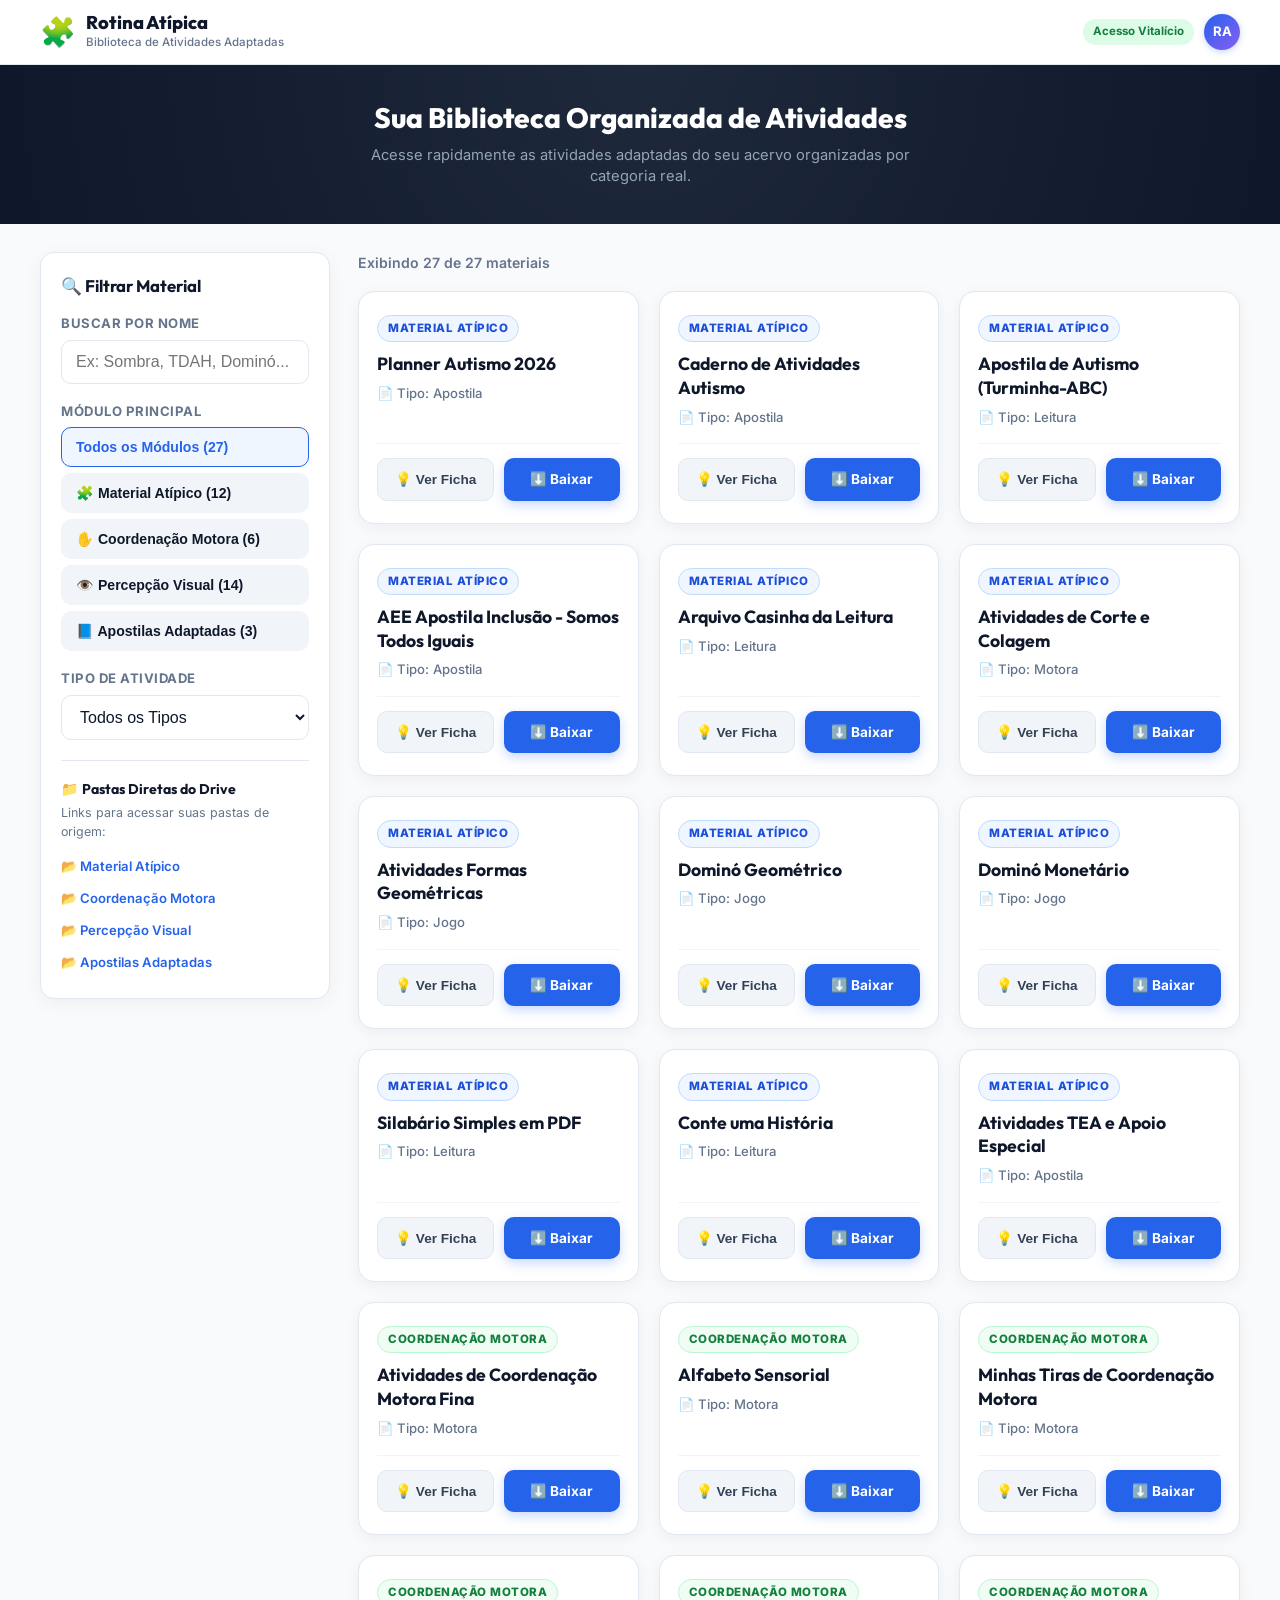
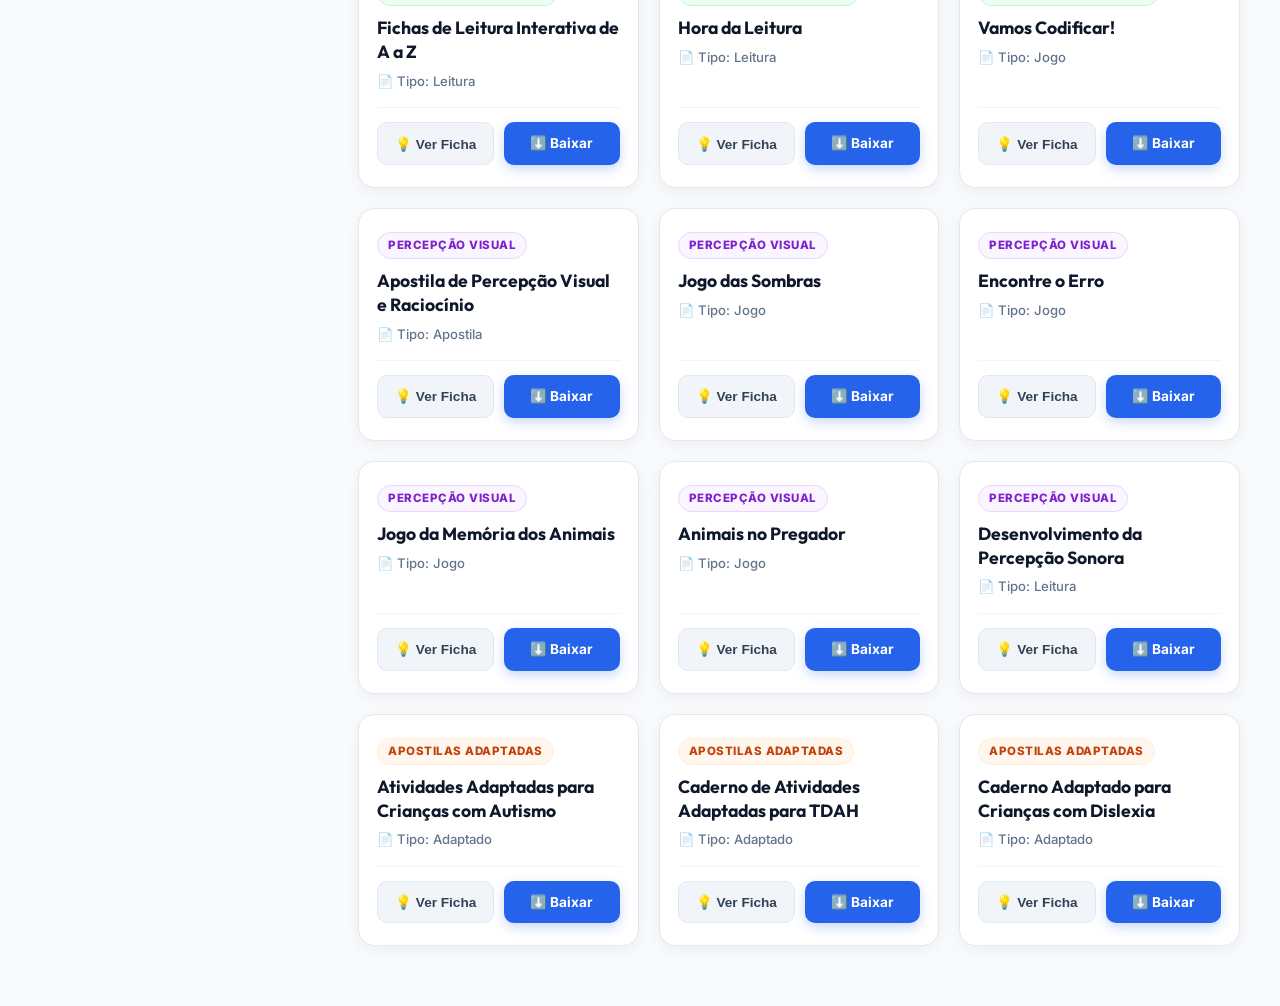
<file: index.html>
<!DOCTYPE html>
<html lang="pt-BR">
<head>
  <meta charset="UTF-8">
  <meta name="viewport" content="width=device-width, initial-scale=1.0">
  <title>Rotina Atípica | Área de Membros</title>
  <link rel="preconnect" href="https://fonts.googleapis.com">
  <link rel="preconnect" href="https://fonts.gstatic.com" crossorigin>
  <link href="https://fonts.googleapis.com/css2?family=Inter:wght@400;500;600;700&family=Outfit:wght@500;600;700;800&display=swap" rel="stylesheet">
  <link rel="stylesheet" href="styles.css">
</head>
<body>

  <!-- Top Navigation Bar -->
  <header class="topbar">
    <div class="container topbar-container">
      <div class="logo">
        <span class="logo-icon">🧩</span>
        <div class="logo-text">
          <h1>Rotina Atípica</h1>
          <span class="logo-sub">Biblioteca de Atividades Adaptadas</span>
        </div>
      </div>
      <div class="user-profile">
        <span class="badge-status">Acesso Vitalício</span>
        <div class="avatar">RA</div>
      </div>
    </div>
  </header>

  <!-- Hero Header -->
  <section class="hero">
    <div class="container hero-content">
      <h2>Sua Biblioteca Organizada de Atividades</h2>
      <p>Acesse rapidamente as atividades adaptadas do seu acervo organizadas por categoria real.</p>
    </div>
  </section>

  <!-- Main Content Layout -->
  <main class="container main-content">

    <!-- Filters Section -->
    <aside class="filters-sidebar">
      <div class="filter-card">
        <h3>🔍 Filtrar Material</h3>
        
        <div class="filter-group">
          <label for="search-input">Buscar por Nome</label>
          <input type="text" id="search-input" placeholder="Ex: Sombra, TDAH, Dominó...">
        </div>

        <div class="filter-group">
          <label>Módulo Principal</label>
          <div class="filter-options" id="module-filters">
            <button class="filter-btn active" data-module="all">Todos os Módulos (27)</button>
            <button class="filter-btn" data-module="atipicas">🧩 Material Atípico (12)</button>
            <button class="filter-btn" data-module="coordenacao">✋ Coordenação Motora (6)</button>
            <button class="filter-btn" data-module="percepcao">👁️ Percepção Visual (14)</button>
            <button class="filter-btn" data-module="adaptadas">📘 Apostilas Adaptadas (3)</button>
          </div>
        </div>

        <div class="filter-group">
          <label for="type-select">Tipo de Atividade</label>
          <select id="type-select">
            <option value="all">Todos os Tipos</option>
            <option value="Apostila">Apostila Completa</option>
            <option value="Jogo">Jogos e Pareamento</option>
            <option value="Leitura">Leitura & Alfabetização</option>
            <option value="Motora">Coordenação & Grafomotricidade</option>
            <option value="Adaptado">Cadernos Adaptados Especializados</option>
          </select>
        </div>

        <div class="drive-banner">
          <h4>📁 Pastas Diretas do Drive</h4>
          <p>Links para acessar suas pastas de origem:</p>
          <a href="https://drive.google.com/drive/folders/1hIv4SCld794Cq9XRKCVJphpAU2c2Xnq0" target="_blank" class="drive-link">📂 Material Atípico</a>
          <a href="https://drive.google.com/drive/folders/1qvTzUtes8XxlGeVeH5EWCzGVjX8yz3B9" target="_blank" class="drive-link">📂 Coordenação Motora</a>
          <a href="https://drive.google.com/drive/folders/12uNgddHlA-ovE1yh2RsTJcuZjn75-Jgv" target="_blank" class="drive-link">📂 Percepção Visual</a>
          <a href="https://drive.google.com/drive/folders/1gyzCgOjWzHHKBKjPt4HCczE0cnnZyuvj" target="_blank" class="drive-link">📂 Apostilas Adaptadas</a>
        </div>
      </div>
    </aside>

    <!-- Activity Cards Grid -->
    <section class="gallery-section">
      <div class="gallery-header">
        <span id="results-count">Exibindo 27 de 27 materiais</span>
      </div>

      <div class="cards-grid" id="cards-grid">
        <!-- Cards will be generated dynamically by JavaScript -->
      </div>
    </section>

  </main>

  <!-- Modal Ficha Pedagógica -->
  <div class="modal-overlay" id="modal-overlay">
    <div class="modal-card">
      <button class="modal-close" id="modal-close">&times;</button>
      <div class="modal-header">
        <span class="modal-badge" id="modal-badge">Módulo</span>
        <h3 id="modal-title">Título do Arquivo</h3>
      </div>
      <div class="modal-body">
        <div class="ficha-row">
          <strong>📂 Pasta Origem:</strong> <span id="modal-folder">Google Drive</span>
        </div>
        <div class="ficha-row">
          <strong>🎯 Foco Pedagógico:</strong> <span id="modal-foco">Descrição do foco</span>
        </div>
        <div class="ficha-box">
          <h4>💡 Como Aplicar em Casa ou na Escola:</h4>
          <p id="modal-instrucoes">Orientações diretas de uso.</p>
        </div>
      </div>
      <div class="modal-footer">
        <a id="modal-download" href="#" target="_blank" class="btn-primary">
          ⬇️ Abrir Arquivo no Google Drive
        </a>
      </div>
    </div>
  </div>

  <script src="app.js"></script>
</body>
</html>
</file>
<file: styles.css>
:root {
  --primary: #2563eb;
  --primary-hover: #1d4ed8;
  --primary-light: #eff6ff;
  --accent: #8b5cf6;
  --bg: #f8fafc;
  --card-bg: #ffffff;
  --text-main: #0f172a;
  --text-muted: #64748b;
  --border: #e2e8f0;
  --radius: 14px;
  --shadow: 0 4px 20px -2px rgba(15, 23, 42, 0.06);
  --shadow-hover: 0 12px 30px -4px rgba(15, 23, 42, 0.12);
}

* {
  box-sizing: border-box;
  margin: 0;
  padding: 0;
  -webkit-tap-highlight-color: transparent;
}

html, body {
  overflow-x: hidden;
  width: 100%;
  position: relative;
}

body {
  font-family: 'Inter', -apple-system, BlinkMacSystemFont, sans-serif;
  background-color: var(--bg);
  color: var(--text-main);
  line-height: 1.5;
  -webkit-font-smoothing: antialiased;
}

h1, h2, h3, h4 {
  font-family: 'Outfit', sans-serif;
}

.container {
  max-width: 1240px;
  width: 100%;
  margin: 0 auto;
  padding: 0 20px;
  box-sizing: border-box;
}

/* Topbar */
.topbar {
  background: #ffffff;
  border-bottom: 1px solid var(--border);
  position: sticky;
  top: 0;
  z-index: 50;
  box-shadow: 0 2px 8px rgba(0, 0, 0, 0.03);
}

.topbar-container {
  display: flex;
  justify-content: space-between;
  align-items: center;
  height: 64px;
}

.logo {
  display: flex;
  align-items: center;
  gap: 10px;
}

.logo-icon {
  font-size: 1.8rem;
}

.logo-text h1 {
  font-size: 1.15rem;
  font-weight: 800;
  color: var(--text-main);
  line-height: 1.2;
}

.logo-sub {
  font-size: 0.72rem;
  color: var(--text-muted);
  font-weight: 500;
  display: block;
}

.user-profile {
  display: flex;
  align-items: center;
  gap: 10px;
}

.badge-status {
  background: #dcfce7;
  color: #15803d;
  font-size: 0.72rem;
  font-weight: 700;
  padding: 4px 10px;
  border-radius: 20px;
  white-space: nowrap;
}

.avatar {
  width: 36px;
  height: 36px;
  background: linear-gradient(135deg, var(--primary), var(--accent));
  color: white;
  border-radius: 50%;
  display: flex;
  align-items: center;
  justify-content: center;
  font-weight: 700;
  font-size: 0.82rem;
  box-shadow: 0 2px 6px rgba(37, 99, 235, 0.25);
}

/* Hero Header */
.hero {
  background: radial-gradient(circle at top center, #1e293b 0%, #0f172a 100%);
  color: white;
  padding: 32px 0 36px;
  text-align: center;
}

.hero-content h2 {
  font-size: 1.75rem;
  font-weight: 800;
  margin-bottom: 6px;
}

.hero-content p {
  color: #94a3b8;
  font-size: 0.92rem;
  max-width: 600px;
  margin: 0 auto;
  line-height: 1.45;
}

/* Main Layout */
.main-content {
  display: grid;
  grid-template-columns: 290px 1fr;
  gap: 28px;
  padding-top: 28px;
  padding-bottom: 60px;
}

/* Filters Sidebar */
.filter-card {
  background: var(--card-bg);
  border: 1px solid var(--border);
  border-radius: var(--radius);
  padding: 20px;
  box-shadow: var(--shadow);
  position: sticky;
  top: 80px;
}

.filter-card h3 {
  font-size: 1.05rem;
  margin-bottom: 16px;
  color: var(--text-main);
}

.filter-group {
  margin-bottom: 18px;
}

.filter-group label {
  display: block;
  font-size: 0.82rem;
  font-weight: 700;
  color: var(--text-muted);
  margin-bottom: 6px;
  text-transform: uppercase;
  letter-spacing: 0.5px;
}

.filter-group input[type="text"],
.filter-group select {
  width: 100%;
  padding: 12px 14px;
  border: 1px solid var(--border);
  border-radius: 10px;
  font-size: 16px; /* Prevents auto-zoom on iOS Safari */
  outline: none;
  background: #ffffff;
  color: var(--text-main);
  transition: border-color 0.2s, box-shadow 0.2s;
}

.filter-group input[type="text"]:focus,
.filter-group select:focus {
  border-color: var(--primary);
  box-shadow: 0 0 0 3px rgba(37, 99, 235, 0.12);
}

.filter-options {
  display: flex;
  flex-direction: column;
  gap: 6px;
}

.filter-btn {
  background: #f1f5f9;
  border: 1px solid transparent;
  color: var(--text-main);
  padding: 11px 14px;
  border-radius: 10px;
  font-size: 0.88rem;
  font-weight: 600;
  text-align: left;
  cursor: pointer;
  transition: all 0.2s;
  white-space: nowrap;
}

.filter-btn:hover {
  background: #e2e8f0;
}

.filter-btn.active {
  background: var(--primary-light);
  border-color: var(--primary);
  color: var(--primary);
  font-weight: 700;
}

.drive-banner {
  margin-top: 20px;
  padding-top: 18px;
  border-top: 1px solid var(--border);
}

.drive-banner h4 {
  font-size: 0.88rem;
  color: var(--text-main);
  margin-bottom: 4px;
}

.drive-banner p {
  font-size: 0.78rem;
  color: var(--text-muted);
  margin-bottom: 10px;
}

.drive-link {
  display: block;
  font-size: 0.82rem;
  color: var(--primary);
  text-decoration: none;
  font-weight: 600;
  padding: 6px 0;
}

.drive-link:hover {
  text-decoration: underline;
}

/* Gallery Section */
.gallery-header {
  display: flex;
  justify-content: space-between;
  align-items: center;
  margin-bottom: 18px;
  font-size: 0.88rem;
  color: var(--text-muted);
  font-weight: 600;
}

.cards-grid {
  display: grid;
  grid-template-columns: repeat(auto-fill, minmax(270px, 1fr));
  gap: 20px;
}

/* Activity Card (Gerado pelo app.js) */
.activity-card {
  background: #ffffff;
  border: 1px solid var(--border);
  border-radius: 16px;
  padding: 22px 18px;
  box-shadow: 0 4px 15px rgba(15, 23, 42, 0.05);
  display: flex;
  flex-direction: column;
  justify-content: space-between;
  transition: transform 0.2s, box-shadow 0.2s;
}

.activity-card:hover {
  transform: translateY(-4px);
  box-shadow: 0 12px 25px rgba(15, 23, 42, 0.1);
}

.card-top {
  margin-bottom: 16px;
}

.card-badge {
  display: inline-block;
  font-size: 0.72rem;
  font-weight: 800;
  padding: 4px 10px;
  border-radius: 20px;
  margin-bottom: 10px;
  text-transform: uppercase;
  letter-spacing: 0.5px;
}

.badge-atipicas { background: #eff6ff; color: #1d4ed8; border: 1px solid #bfdbfe; }
.badge-coordenacao { background: #f0fdf4; color: #15803d; border: 1px solid #bbf7d0; }
.badge-percepcao { background: #faf5ff; color: #7e22ce; border: 1px solid #e9d5ff; }
.badge-adaptadas { background: #fff7ed; color: #c2410c; border: 1px solid #ffedd5; }

.card-title {
  font-family: 'Outfit', sans-serif;
  font-size: 1.1rem;
  font-weight: 700;
  color: var(--text-main);
  margin-bottom: 8px;
  line-height: 1.35;
}

.card-type {
  display: block;
  font-size: 0.82rem;
  color: var(--text-muted);
  font-weight: 500;
}

.card-bottom {
  display: flex;
  gap: 10px;
  margin-top: auto;
  padding-top: 14px;
  border-top: 1px solid #f1f5f9;
}

.btn-card {
  flex: 1;
  display: inline-flex;
  align-items: center;
  justify-content: center;
  padding: 11px 12px;
  border-radius: 10px;
  font-size: 0.85rem;
  font-weight: 700;
  text-decoration: none;
  border: none;
  cursor: pointer;
  transition: all 0.2s;
  text-align: center;
}

.btn-card.btn-secondary {
  background: #f1f5f9;
  color: #334155;
  border: 1px solid #e2e8f0;
}

.btn-card.btn-secondary:hover {
  background: #e2e8f0;
  color: #0f172a;
}

.btn-card.btn-primary {
  background: #2563eb;
  color: white;
  box-shadow: 0 4px 12px rgba(37, 99, 235, 0.25);
}

.btn-card.btn-primary:hover {
  background: #1d4ed8;
}

@media (max-width: 580px) {
  .card-bottom {
    flex-direction: column;
  }
}

.btn-btn:active {
  transform: scale(0.98);
}

.btn-secondary {
  background: #f1f5f9;
  color: var(--text-main);
  border: 1px solid var(--border);
}

.btn-secondary:hover {
  background: #e2e8f0;
}

.btn-primary {
  background: var(--primary);
  color: white;
  box-shadow: 0 4px 12px rgba(37, 99, 235, 0.25);
}

.btn-primary:hover {
  background: var(--primary-hover);
}

/* Modal Ficha Pedagógica */
.modal-overlay {
  position: fixed;
  top: 0;
  left: 0;
  width: 100%;
  height: 100%;
  background: rgba(15, 23, 42, 0.65);
  backdrop-filter: blur(5px);
  display: none;
  align-items: center;
  justify-content: center;
  z-index: 100;
  padding: 20px;
}

.modal-overlay.active {
  display: flex;
}

.modal-card {
  background: white;
  border-radius: 18px;
  max-width: 540px;
  width: 100%;
  padding: 26px;
  position: relative;
  box-shadow: 0 25px 50px -12px rgba(0, 0, 0, 0.25);
}

.modal-close {
  position: absolute;
  top: 14px;
  right: 16px;
  background: none;
  border: none;
  font-size: 1.6rem;
  cursor: pointer;
  color: var(--text-muted);
}

.modal-header {
  margin-bottom: 18px;
}

.modal-badge {
  display: inline-block;
  font-size: 0.72rem;
  font-weight: 800;
  padding: 4px 10px;
  border-radius: 6px;
  margin-bottom: 8px;
}

.modal-header h3 {
  font-size: 1.25rem;
  color: var(--text-main);
  line-height: 1.3;
}

.modal-body {
  margin-bottom: 22px;
}

.ficha-row {
  font-size: 0.88rem;
  margin-bottom: 8px;
  color: #334155;
}

.ficha-box {
  background: var(--primary-light);
  border-left: 4px solid var(--primary);
  padding: 14px;
  border-radius: 0 10px 10px 0;
  margin-top: 14px;
}

.ficha-box h4 {
  font-size: 0.88rem;
  color: var(--primary);
  margin-bottom: 4px;
}

.ficha-box p {
  font-size: 0.85rem;
  color: #334155;
  line-height: 1.45;
}

.modal-footer {
  text-align: right;
}

.modal-footer .btn-primary {
  display: inline-flex;
  width: auto;
  padding: 12px 22px;
  font-size: 0.9rem;
}

/* ===================================================
   MOBILE RESPONSIVE OPTIMIZATION (SWIPE & SMART LAYOUT)
   =================================================== */

@media (max-width: 900px) {
  html, body {
    overflow-x: hidden;
  }

  .container {
    padding: 0 12px;
    width: 100%;
    box-sizing: border-box;
  }

  .main-content {
    grid-template-columns: 1fr;
    gap: 16px;
    padding-top: 14px;
    width: 100%;
    box-sizing: border-box;
  }

  .filter-card {
    position: relative;
    top: 0;
    padding: 14px;
    border-radius: 12px;
    width: 100%;
    box-sizing: border-box;
  }

  .filter-card h3 {
    font-size: 0.95rem;
    margin-bottom: 10px;
  }

  /* Horizontal Module Chips on Mobile */
  .filter-options {
    display: flex;
    flex-wrap: wrap;
    gap: 6px;
    width: 100%;
  }

  .filter-btn {
    font-size: 0.78rem;
    padding: 8px 12px;
    border-radius: 20px;
    white-space: normal;
  }

  .drive-banner {
    display: none;
  }

  .hero {
    padding: 20px 0 24px;
  }

  .hero-content h2 {
    font-size: 1.15rem;
    line-height: 1.25;
    word-break: break-word;
  }

  .hero-content p {
    font-size: 0.80rem;
    line-height: 1.4;
  }
}

@media (max-width: 580px) {
  .topbar-container {
    height: 58px;
  }

  .logo-icon {
    font-size: 1.5rem;
  }

  .logo-text h1 {
    font-size: 1rem;
  }

  .logo-sub {
    font-size: 0.65rem;
  }

  .badge-status {
    display: none; /* Hide status badge on small phones to prevent overflow */
  }

  .cards-grid {
    grid-template-columns: 1fr;
    gap: 16px;
  }

  .material-card h3 {
    font-size: 1rem;
  }

  /* Bottom sheet modal styling on mobile */
  .modal-overlay {
    padding: 0;
    align-items: flex-end;
  }

  .modal-card {
    border-radius: 22px 22px 0 0;
    padding: 24px 20px 30px;
    max-height: 85vh;
    overflow-y: auto;
    animation: slideUpModal 0.25s ease-out;
  }

  @keyframes slideUpModal {
    from { transform: translateY(100%); }
    to { transform: translateY(0); }
  }

  .modal-footer .btn-primary {
    width: 100%;
  }
}
</file>
